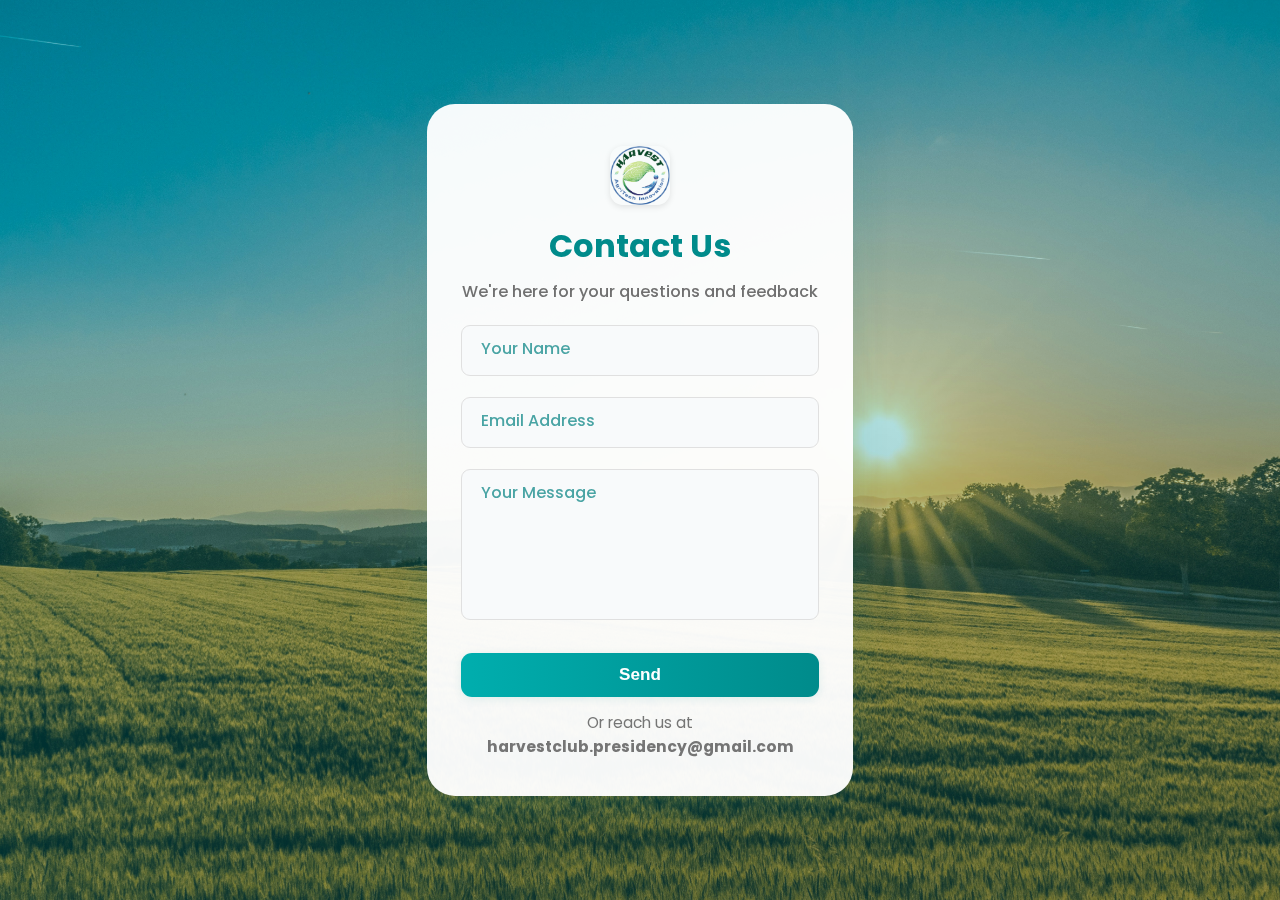
<file: pages/contact.html>
<!DOCTYPE html>
<html lang="en">
<head>
  <meta charset="UTF-8"/>
  <meta name="viewport" content="width=device-width, initial-scale=1.0"/>
  <title>Contact Harvest Club</title>
  <link rel="stylesheet" href="../assets/css/style.css"/>
  <link href="https://fonts.googleapis.com/css2?family=Poppins:wght@400;600&display=swap" rel="stylesheet">
  <style>
    body {
      min-height: 100vh;
      background: linear-gradient(135deg,#00AEAE 0%,#008B8B 100%);
      font-family: 'Poppins', sans-serif;
      display: flex;
      align-items: center;
      justify-content: center;
    }
    .contact-card {
      background: rgba(255,255,255,0.96);
      max-width: 426px;
      width: 95vw;
      border-radius: 28px;
      box-shadow: 0 8px 38px rgba(0,139,139,0.12);
      padding: 42px 34px 32px 34px;
      margin: 48px auto;
      animation: fadeInUp 1s cubic-bezier(.62,.28,.23,.99);
    }
    .contact-header {
      text-align: center;
      margin-bottom: 18px;
    }
    .contact-header img {
      width: 60px;
      margin-bottom: 7px;
      border-radius: 13px;
    }
    .contact-header h1 {
      font-size: 2rem;
      color: #008B8B;
      font-weight: 700;
      margin-bottom: 8px;
    }
    .contact-header .subtitle {
      color: #555;
      opacity: 0.83;
      font-size: 1.01rem;
      font-weight: 500;
    }
    .contact-form {
      display: flex;
      flex-direction: column;
      gap: 16px;
      margin-top: 12px;
    }
    .form-group {
      position: relative;
      margin-bottom: 3px;
    }
    .form-group label {
      position: absolute;
      top: 13px;
      left: 16px;
      color: #008080b4;
      font-size: 1rem;
      font-weight: 500;
      pointer-events: none;
      background: transparent;
      transition: 0.23s;
      padding: 0 4px;
    }
    .form-group input,
    .form-group textarea {
      width: 100%;
      padding: 12px 14px 12px 16px;
      font-size: 1rem;
      border-radius: 9px;
      border: 1.5px solid #e0e0e0;
      background: #f8fafb;
      transition: border-color 0.26s, background 0.19s;
      outline: none;
      margin-top: 2px;
      font-family: 'Poppins',sans-serif;
      resize: none;
    }
    .form-group input:focus,
    .form-group textarea:focus {
      border-color: #008B8B;
      background: #fff;
    }
    .form-group input:focus + label,
    .form-group input:not(:placeholder-shown) + label,
    .form-group textarea:focus + label,
    .form-group textarea:not(:placeholder-shown) + label {
      top: -13px;
      left: 10px;
      background: rgba(255,255,255,0.92);
      font-size: 0.93rem;
      color: #008B8B;
      padding: 0 3px;
    }
    .contact-btn {
      margin-top: 6px;
      padding: 12px 0;
      width: 100%;
      background: linear-gradient(90deg,#00AEAE,#008B8B);
      color: #fff;
      border: none;
      border-radius: 11px;
      font-size: 1.07rem;
      font-weight: 600;
      cursor: pointer;
      box-shadow: 0 2px 10px rgba(0,139,139,0.11);
      transition: background 0.28s, transform 0.16s;
      animation: bounceIn 0.85s 0.3s backwards;
    }
    .contact-btn:hover {
      background: linear-gradient(90deg,#008B8B,#00AEAE);
      transform: translateY(-2px) scale(1.025);
      box-shadow: 0 4px 14px rgba(0,139,139,0.16);
    }
    .contact-info {
      margin-top: 14px;
      margin-bottom: 4px;
      color: #555c;
      font-size: 0.97rem;
      text-align: center;
    }
    @keyframes fadeInUp {
      from {opacity:0; transform:translateY(54px);}
      to {opacity:1; transform:translateY(0);}
    }
    @keyframes bounceIn {
      0%{opacity:0; transform:scale(0.92);}
      60%{opacity:1; transform:scale(1.045);}
      100%{opacity:1; transform:scale(1);}
    }
    @media (max-width:530px) {
      .contact-card {padding: 20px 2vw 12px 2vw;}
      .contact-header img {width: 38px;}
      .contact-header h1 {font-size: 1.1rem;}
    }
  </style>
</head>
<body>
  <div class="contact-card">
    <div class="contact-header">
      <img src="../assets/images/harvest logo pn.png" alt="Harvest Logo"/>
      <h1>Contact Us</h1>
      <div class="subtitle">We're here for your questions and feedback</div>
    </div>
    <form
      class="contact-form"
      action="https://formspree.io/f/mwpbwzgp"
      method="POST"
      autocomplete="on"
    >
      <div class="form-group">
        <input type="text" id="name" name="Name" required placeholder=" " autocomplete="name"/>
        <label for="name">Your Name</label>
      </div>
      <div class="form-group">
        <input type="email" id="email" name="Email" required placeholder=" " autocomplete="email"/>
        <label for="email">Email Address</label>
      </div>
      <div class="form-group">
        <textarea id="message" name="Message" required placeholder=" " rows="5"></textarea>
        <label for="message">Your Message</label>
      </div>
      <button class="contact-btn" type="submit">Send</button>
    </form>
    <div class="contact-info">
      Or reach us at <b>harvestclub.presidency@gmail.com</b>
    </div>
  </div>
</body>
</html>
</file>
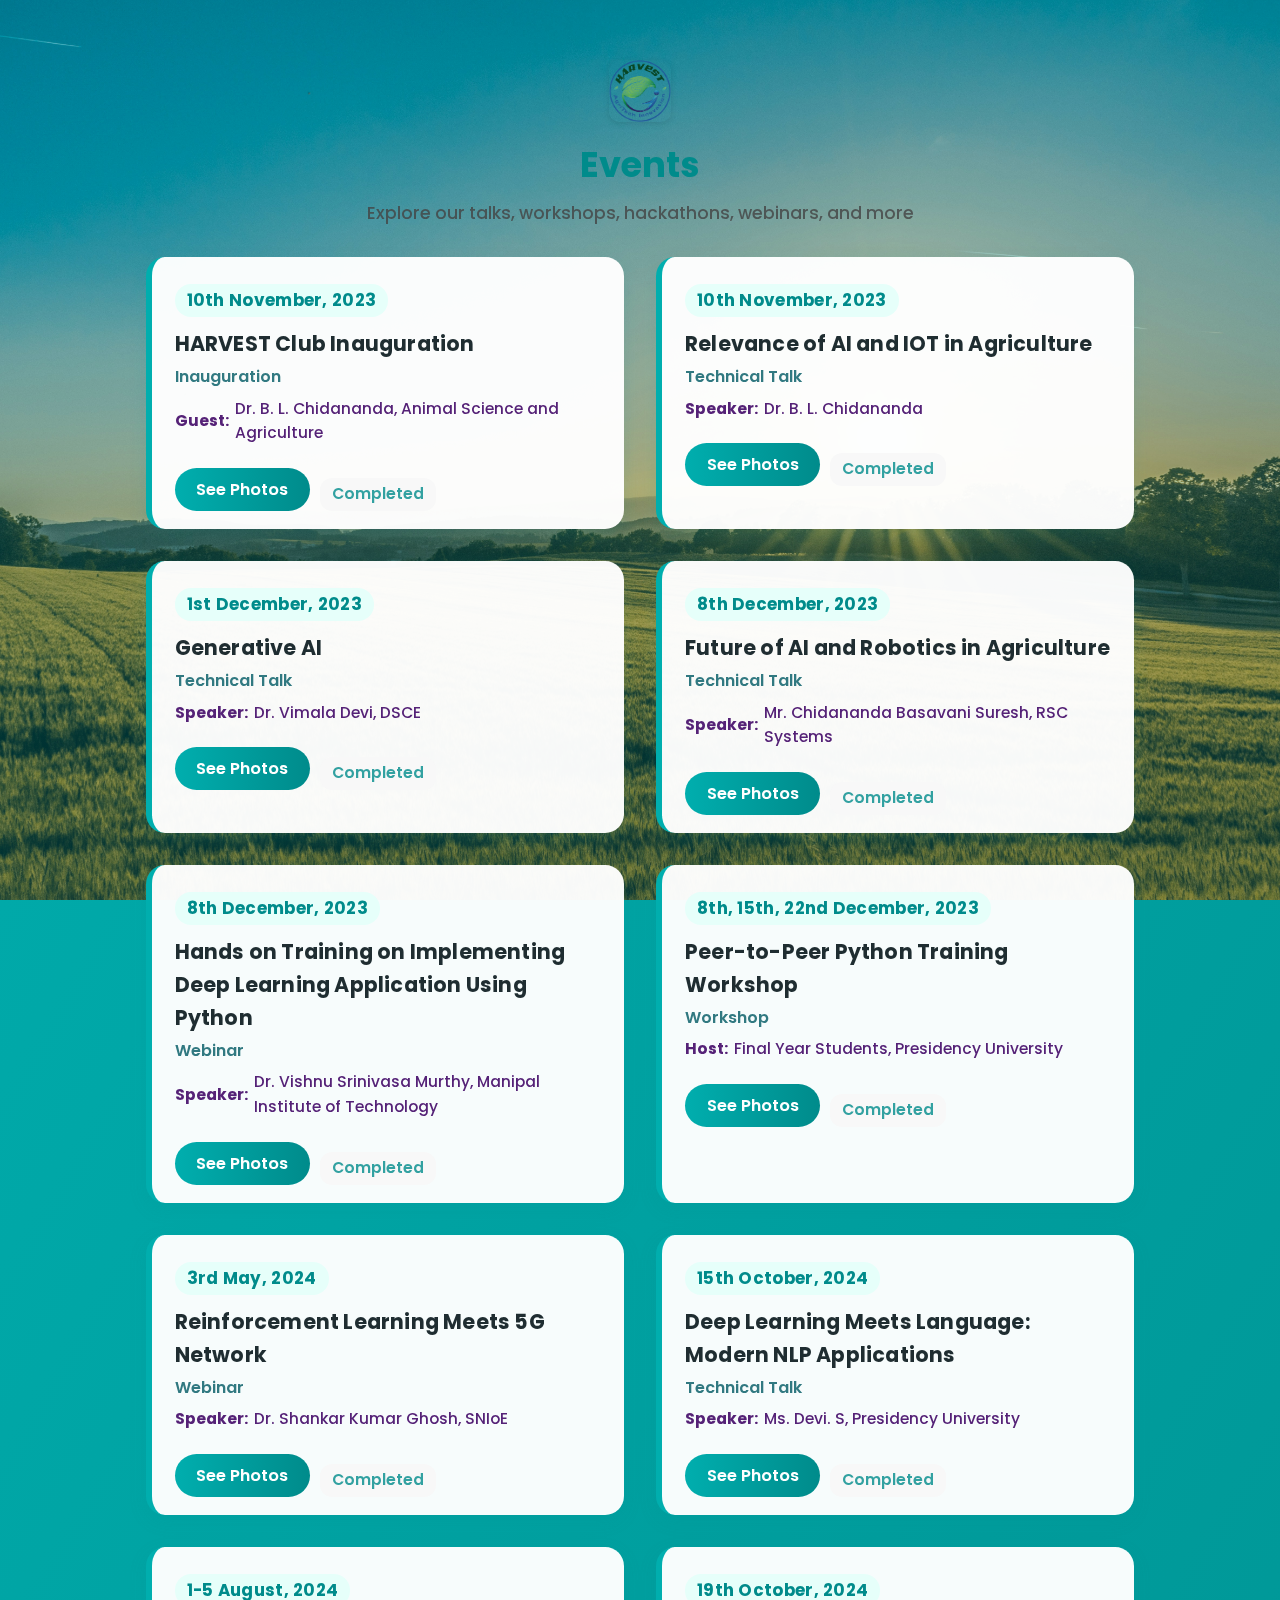
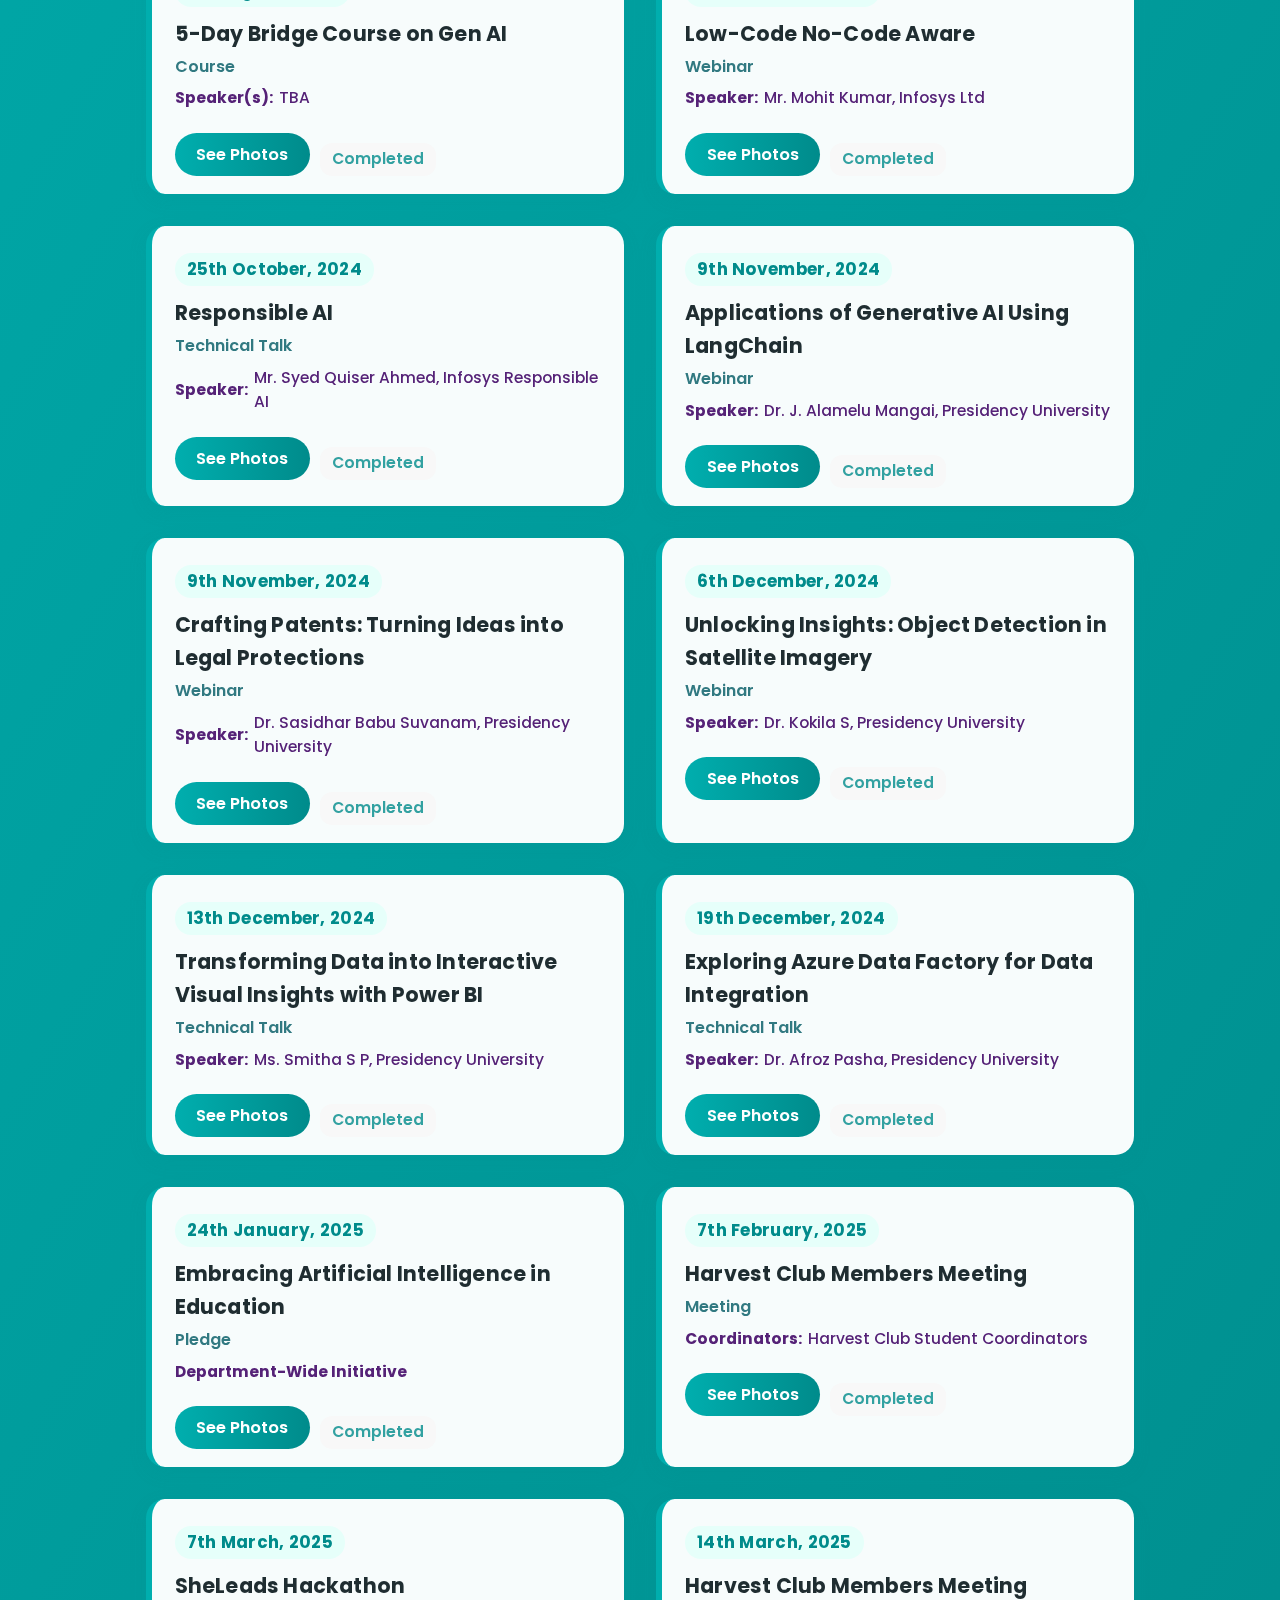
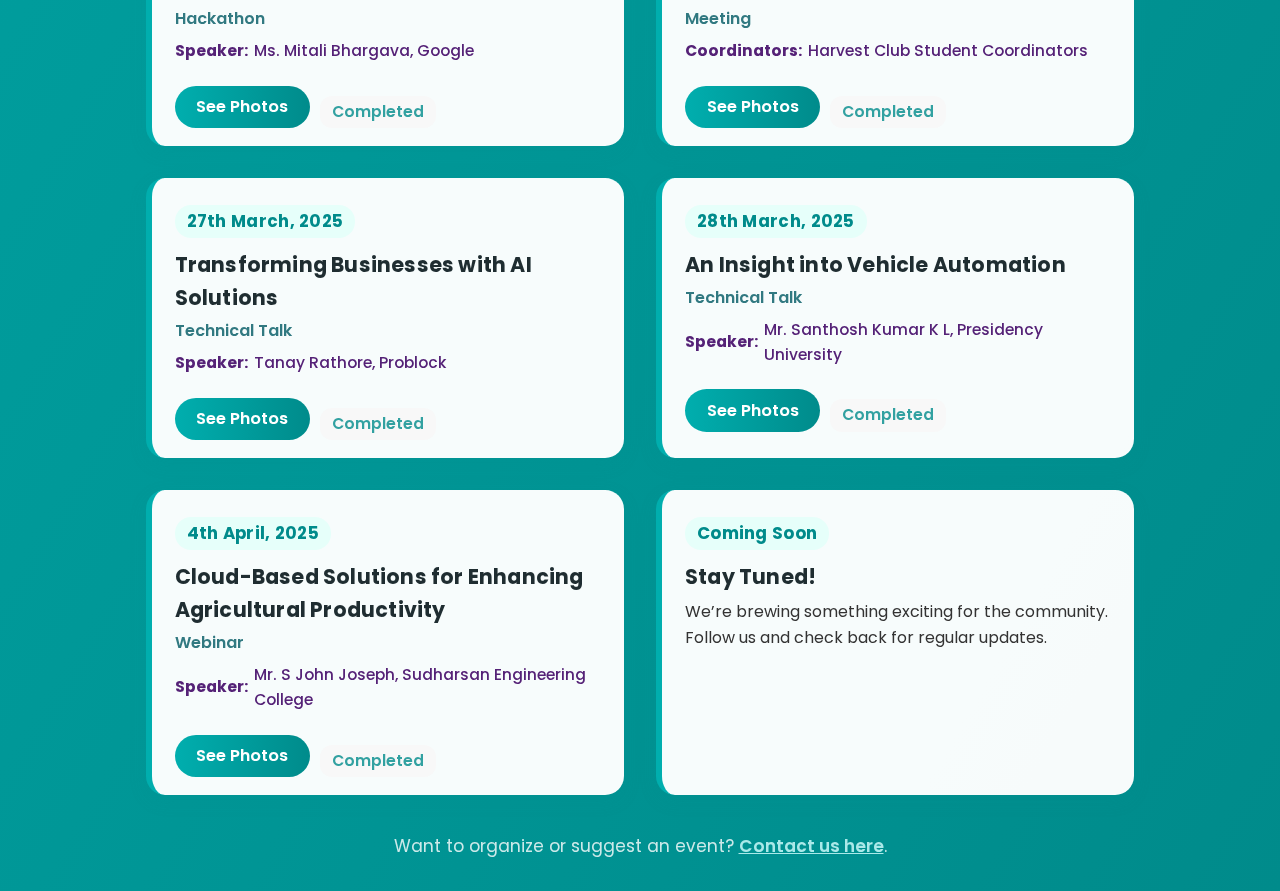
<file: pages/events.html>
<!DOCTYPE html>
<html lang="en">
<head>
  <meta charset="UTF-8"/>
  <meta name="viewport" content="width=device-width, initial-scale=1.0"/>
  <title>Harvest Club Events</title>
  <link rel="stylesheet" href="../assets/css/style.css"/>
  <link href="https://fonts.googleapis.com/css2?family=Poppins:wght@400;600&display=swap" rel="stylesheet">
  <style>
    body {
      background: linear-gradient(120deg, #00AEAE 0%, #008B8B 100%);
      font-family: 'Poppins', sans-serif;
      margin: 0;
      min-height: 100vh;
    }
    .events-header {
      text-align: center;
      margin: 60px 0 30px 0;
    }
    .events-header img {
      width: 62px;
      border-radius: 10px;
      margin-bottom: 8px;
    }
    .events-header h1 {
      font-size: 2.2rem;
      color: #008B8B;
      font-weight: 700;
      margin-bottom: 6px;
    }
    .events-header .subtitle {
      color: #444c;
      font-weight: 500;
      font-size: 1.08rem;
      margin-bottom: 18px;
    }
    .events-list {
      width: 100%;
      max-width: 1040px;
      margin: 0 auto 36px auto;
      display: grid;
      grid-template-columns: repeat(auto-fit, minmax(332px, 1fr));
      gap: 32px;
      padding: 0 2vw;
      animation: fadeIn 0.8s;
    }
    .event-card {
      background: rgba(255,255,255,0.97);
      border-radius: 1.18rem;
      box-shadow: 0 6px 18px #008B8B22;
      padding: 27px 23px 18px 23px;
      display: flex;
      flex-direction: column;
      align-items: flex-start;
      animation: fadeInUp 1.07s cubic-bezier(.55,.25,.20,1.00);
      border-left: 6px solid #00AEAE;
      position: relative;
      overflow: hidden;
      min-height: 185px;
    }
    .event-date {
      color: #008B8B;
      font-size: 1.05rem;
      font-weight: 700;
      background: #e6fffa;
      padding: 3px 12px;
      border-radius: 16px;
      margin-bottom: 10px;
      letter-spacing: 0.3px;
      min-width: 90px;
      display: inline-block;
    }
    .event-title {
      font-size: 1.29rem;
      font-weight: 700;
      margin-bottom: 6px;
      color: #1f2d31;
      letter-spacing: 0.2px;
    }
    .event-type {
      font-size: 1rem;
      color: #317981;
      font-weight: 600;
      margin-bottom: 7px;
      margin-top: -2px;
    }
    .event-speaker {
      font-size: 0.97rem;
      color: #527;
      margin-bottom: 9px;
      font-weight: 500;
      display: flex;
      align-items: center;
      gap: 6px;
    }
    .event-status {
      margin-top: auto;
      padding: 4px 12px;
      font-size: 0.97rem;
      border-radius: 12px;
      background: #f8f8f8;
      color: #008B8Bcc;
      font-weight: 600;
      display: inline-block;
    }
    .event-btns {
      margin-top: 13px;
      display: flex;
      gap: 10px;
    }
    .event-btn {
      padding: 0.53rem 1.35rem;
      background: linear-gradient(90deg,#00AEAE,#008B8B);
      color: #fff;
      border: none;
      border-radius: 1.4rem;
      font-weight: 600;
      font-size: 1.01rem;
      transition: background 0.22s, transform 0.14s;
      cursor: pointer;
      text-decoration: none;
    }
    .event-btn:hover {
      background: linear-gradient(90deg,#008B8B,#00AEAE);
      transform: translateY(-2px) scale(1.03);
    }
    @keyframes fadeInUp {
      from {opacity:0; transform:translateY(48px);}
      to {opacity:1; transform:translateY(0);}
    }
    @keyframes fadeIn {
      from {opacity: 0;}
      to {opacity: 1;}
    }
    @media (max-width: 600px) {
      .events-list { gap: 12px; }
      .event-card { padding: 12px 7px 14px 14px; }
      .events-header h1 { font-size: 1.2rem;}
      .events-header img { width: 36px;}
    }
  </style>
</head>
<body>
  <div class="events-header">
    <img src="../assets/images/harvest logo pn.png" alt="Harvest Logo"/>
    <h1>Events</h1>
    <div class="subtitle">Explore our talks, workshops, hackathons, webinars, and more</div>
  </div>
  <div class="events-list">
    <!-- Begin Event Cards -->
    <div class="event-card">
      <div class="event-date">10th November, 2023</div>
      <div class="event-title">HARVEST Club Inauguration</div>
      <div class="event-type">Inauguration</div>
      <div class="event-speaker"><b>Guest:</b> Dr. B. L. Chidananda, Animal Science and Agriculture</div>
      <div class="event-btns">
        <a href="gallery.html" class="event-btn">See Photos</a>
        <span class="event-status">Completed</span>
      </div>
    </div>

    <div class="event-card">
      <div class="event-date">10th November, 2023</div>
      <div class="event-title">Relevance of AI and IOT in Agriculture</div>
      <div class="event-type">Technical Talk</div>
      <div class="event-speaker"><b>Speaker:</b> Dr. B. L. Chidananda</div>
      <div class="event-btns">
        <a href="gallery.html" class="event-btn">See Photos</a>
        <span class="event-status">Completed</span>
      </div>
    </div>

    <div class="event-card">
      <div class="event-date">1st December, 2023</div>
      <div class="event-title">Generative AI</div>
      <div class="event-type">Technical Talk</div>
      <div class="event-speaker"><b>Speaker:</b> Dr. Vimala Devi, DSCE</div>
      <div class="event-btns">
        <a href="gallery.html" class="event-btn">See Photos</a>
        <span class="event-status">Completed</span>
      </div>
    </div>

    <div class="event-card">
      <div class="event-date">8th December, 2023</div>
      <div class="event-title">Future of AI and Robotics in Agriculture</div>
      <div class="event-type">Technical Talk</div>
      <div class="event-speaker"><b>Speaker:</b> Mr. Chidananda Basavani Suresh, RSC Systems</div>
      <div class="event-btns">
        <a href="gallery.html" class="event-btn">See Photos</a>
        <span class="event-status">Completed</span>
      </div>
    </div>

    <div class="event-card">
      <div class="event-date">8th December, 2023</div>
      <div class="event-title">Hands on Training on Implementing Deep Learning Application Using Python</div>
      <div class="event-type">Webinar</div>
      <div class="event-speaker"><b>Speaker:</b> Dr. Vishnu Srinivasa Murthy, Manipal Institute of Technology</div>
      <div class="event-btns">
        <a href="gallery.html" class="event-btn">See Photos</a>
        <span class="event-status">Completed</span>
      </div>
    </div>

    <div class="event-card">
      <div class="event-date">8th, 15th, 22nd December, 2023</div>
      <div class="event-title">Peer-to-Peer Python Training Workshop</div>
      <div class="event-type">Workshop</div>
      <div class="event-speaker"><b>Host:</b> Final Year Students, Presidency University</div>
      <div class="event-btns">
        <a href="gallery.html" class="event-btn">See Photos</a>
        <span class="event-status">Completed</span>
      </div>
    </div>

    <div class="event-card">
      <div class="event-date">3rd May, 2024</div>
      <div class="event-title">Reinforcement Learning Meets 5G Network</div>
      <div class="event-type">Webinar</div>
      <div class="event-speaker"><b>Speaker:</b> Dr. Shankar Kumar Ghosh, SNIoE</div>
      <div class="event-btns">
        <a href="gallery.html" class="event-btn">See Photos</a>
        <span class="event-status">Completed</span>
      </div>
    </div>

    <div class="event-card">
      <div class="event-date">15th October, 2024</div>
      <div class="event-title">Deep Learning Meets Language: Modern NLP Applications</div>
      <div class="event-type">Technical Talk</div>
      <div class="event-speaker"><b>Speaker:</b> Ms. Devi. S, Presidency University</div>
      <div class="event-btns">
        <a href="gallery.html" class="event-btn">See Photos</a>
        <span class="event-status">Completed</span>
      </div>
    </div>

    <div class="event-card">
      <div class="event-date">1-5 August, 2024</div>
      <div class="event-title">5-Day Bridge Course on Gen AI</div>
      <div class="event-type">Course</div>
      <div class="event-speaker"><b>Speaker(s):</b> TBA</div>
      <div class="event-btns">
        <a href="gallery.html" class="event-btn">See Photos</a>
        <span class="event-status">Completed</span>
      </div>
    </div>

    <div class="event-card">
      <div class="event-date">19th October, 2024</div>
      <div class="event-title">Low-Code No-Code Aware</div>
      <div class="event-type">Webinar</div>
      <div class="event-speaker"><b>Speaker:</b> Mr. Mohit Kumar, Infosys Ltd</div>
      <div class="event-btns">
        <a href="gallery.html" class="event-btn">See Photos</a>
        <span class="event-status">Completed</span>
      </div>
    </div>

    <div class="event-card">
      <div class="event-date">25th October, 2024</div>
      <div class="event-title">Responsible AI</div>
      <div class="event-type">Technical Talk</div>
      <div class="event-speaker"><b>Speaker:</b> Mr. Syed Quiser Ahmed, Infosys Responsible AI</div>
      <div class="event-btns">
        <a href="gallery.html" class="event-btn">See Photos</a>
        <span class="event-status">Completed</span>
      </div>
    </div>

    <div class="event-card">
      <div class="event-date">9th November, 2024</div>
      <div class="event-title">Applications of Generative AI Using LangChain</div>
      <div class="event-type">Webinar</div>
      <div class="event-speaker"><b>Speaker:</b> Dr. J. Alamelu Mangai, Presidency University</div>
      <div class="event-btns">
        <a href="gallery.html" class="event-btn">See Photos</a>
        <span class="event-status">Completed</span>
      </div>
    </div>

    <div class="event-card">
      <div class="event-date">9th November, 2024</div>
      <div class="event-title">Crafting Patents: Turning Ideas into Legal Protections</div>
      <div class="event-type">Webinar</div>
      <div class="event-speaker"><b>Speaker:</b> Dr. Sasidhar Babu Suvanam, Presidency University</div>
      <div class="event-btns">
        <a href="gallery.html" class="event-btn">See Photos</a>
        <span class="event-status">Completed</span>
      </div>
    </div>

    <div class="event-card">
      <div class="event-date">6th December, 2024</div>
      <div class="event-title">Unlocking Insights: Object Detection in Satellite Imagery</div>
      <div class="event-type">Webinar</div>
      <div class="event-speaker"><b>Speaker:</b> Dr. Kokila S, Presidency University</div>
      <div class="event-btns">
        <a href="gallery.html" class="event-btn">See Photos</a>
        <span class="event-status">Completed</span>
      </div>
    </div>

    <div class="event-card">
      <div class="event-date">13th December, 2024</div>
      <div class="event-title">Transforming Data into Interactive Visual Insights with Power BI</div>
      <div class="event-type">Technical Talk</div>
      <div class="event-speaker"><b>Speaker:</b> Ms. Smitha S P, Presidency University</div>
      <div class="event-btns">
        <a href="gallery.html" class="event-btn">See Photos</a>
        <span class="event-status">Completed</span>
      </div>
    </div>

    <div class="event-card">
      <div class="event-date">19th December, 2024</div>
      <div class="event-title">Exploring Azure Data Factory for Data Integration</div>
      <div class="event-type">Technical Talk</div>
      <div class="event-speaker"><b>Speaker:</b> Dr. Afroz Pasha, Presidency University</div>
      <div class="event-btns">
        <a href="gallery.html" class="event-btn">See Photos</a>
        <span class="event-status">Completed</span>
      </div>
    </div>

    <div class="event-card">
      <div class="event-date">24th January, 2025</div>
      <div class="event-title">Embracing Artificial Intelligence in Education</div>
      <div class="event-type">Pledge</div>
      <div class="event-speaker"><b>Department-Wide Initiative</b></div>
      <div class="event-btns">
        <a href="gallery.html" class="event-btn">See Photos</a>
        <span class="event-status">Completed</span>
      </div>
    </div>

    <div class="event-card">
      <div class="event-date">7th February, 2025</div>
      <div class="event-title">Harvest Club Members Meeting</div>
      <div class="event-type">Meeting</div>
      <div class="event-speaker"><b>Coordinators:</b> Harvest Club Student Coordinators</div>
      <div class="event-btns">
        <a href="gallery.html" class="event-btn">See Photos</a>
        <span class="event-status">Completed</span>
      </div>
    </div>

    <div class="event-card">
      <div class="event-date">7th March, 2025</div>
      <div class="event-title">SheLeads Hackathon</div>
      <div class="event-type">Hackathon</div>
      <div class="event-speaker"><b>Speaker:</b> Ms. Mitali Bhargava, Google</div>
      <div class="event-btns">
        <a href="gallery.html" class="event-btn">See Photos</a>
        <span class="event-status">Completed</span>
      </div>
    </div>

    <div class="event-card">
      <div class="event-date">14th March, 2025</div>
      <div class="event-title">Harvest Club Members Meeting</div>
      <div class="event-type">Meeting</div>
      <div class="event-speaker"><b>Coordinators:</b> Harvest Club Student Coordinators</div>
      <div class="event-btns">
        <a href="gallery.html" class="event-btn">See Photos</a>
        <span class="event-status">Completed</span>
      </div>
    </div>

    <div class="event-card">
      <div class="event-date">27th March, 2025</div>
      <div class="event-title">Transforming Businesses with AI Solutions</div>
      <div class="event-type">Technical Talk</div>
      <div class="event-speaker"><b>Speaker:</b> Tanay Rathore, Problock</div>
      <div class="event-btns">
        <a href="gallery.html" class="event-btn">See Photos</a>
        <span class="event-status">Completed</span>
      </div>
    </div>

    <div class="event-card">
      <div class="event-date">28th March, 2025</div>
      <div class="event-title">An Insight into Vehicle Automation</div>
      <div class="event-type">Technical Talk</div>
      <div class="event-speaker"><b>Speaker:</b> Mr. Santhosh Kumar K L, Presidency University</div>
      <div class="event-btns">
        <a href="gallery.html" class="event-btn">See Photos</a>
        <span class="event-status">Completed</span>
      </div>
    </div>

    <div class="event-card">
      <div class="event-date">4th April, 2025</div>
      <div class="event-title">Cloud-Based Solutions for Enhancing Agricultural Productivity</div>
      <div class="event-type">Webinar</div>
      <div class="event-speaker"><b>Speaker:</b> Mr. S John Joseph, Sudharsan Engineering College</div>
      <div class="event-btns">
        <a href="gallery.html" class="event-btn">See Photos</a>
        <span class="event-status">Completed</span>
      </div>
    </div>

    <div class="event-card">
      <div class="event-date">Coming Soon</div>
      <div class="event-title">Stay Tuned!</div>
      <div class="event-desc">
        We’re brewing something exciting for the community. Follow us and check back for regular updates.
      </div>
    </div>
    <!-- End Event Cards -->
  </div>
  <div class="events-header" style="margin-top:38px;">
    <div style="font-size:1.07rem; color:#ffffffcc; margin:18px auto 0 auto;">
      Want to organize or suggest an event? <a href="contact.html" style="color:#aae9e9; font-weight:600; text-decoration:underline;">Contact us here</a>.
    </div>
  </div>
</body>
</html>
</file>
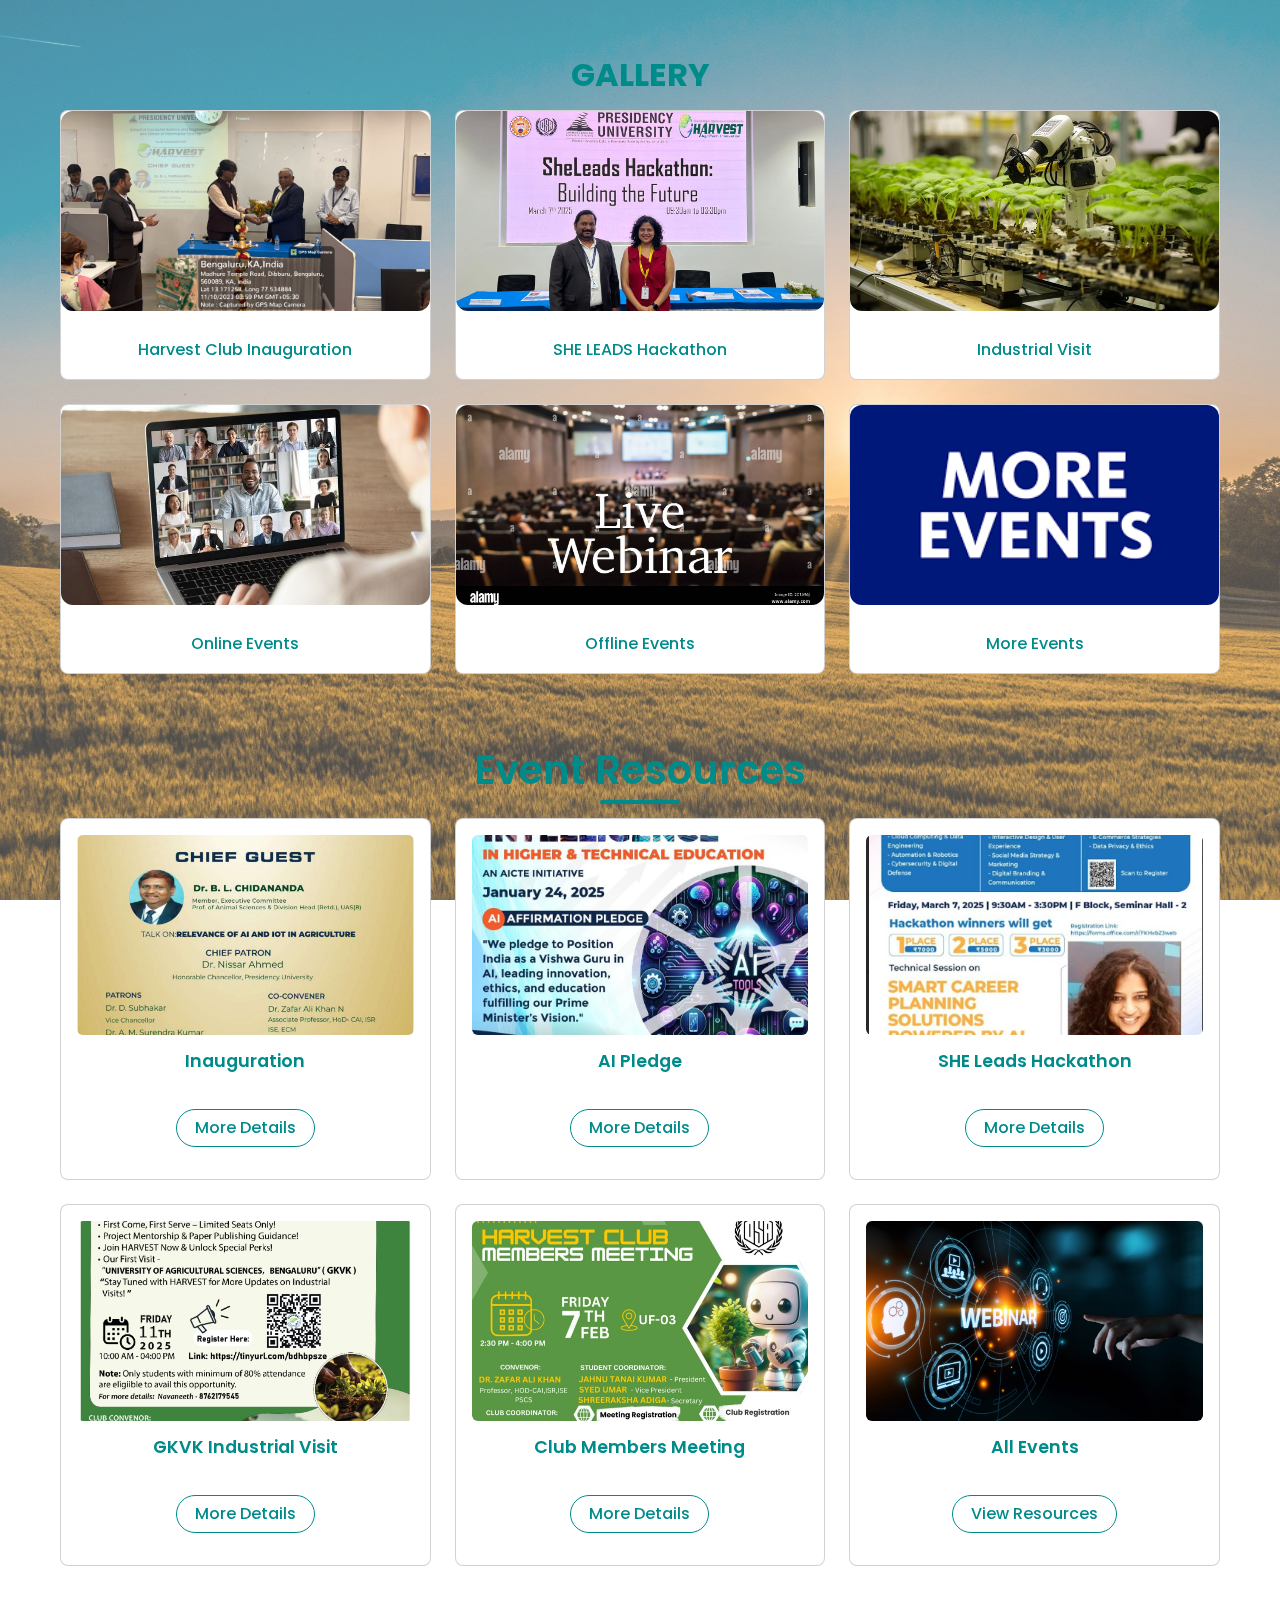
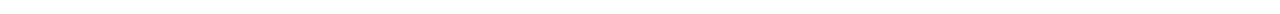
<file: pages/gallery.html>
<!DOCTYPE html>
<html lang="en">
<head>
  <meta charset="UTF-8" />
  <meta name="viewport" content="width=device-width, initial-scale=1" />
  <title>Gallery | Harvest Club</title>
  <link href="https://cdn.jsdelivr.net/npm/bootstrap@5.3.0/dist/css/bootstrap.min.css" rel="stylesheet">
  <link href="https://fonts.googleapis.com/css2?family=Poppins&display=swap" rel="stylesheet">
  <link rel="stylesheet" href="../assets/css/style.css">
</head>
<body>
<div class="container py-4">
  <h2 class="gallery-title">GALLERY</h2>
  <div id="category-section" class="row row-cols-1 row-cols-sm-2 row-cols-md-3 g-4">
    <div class="col"><div class="card" onclick="showGallery('inauguration')"><img src="../assets/images/inauguration_images/inauguration.JPG" class="card-img-top" alt="Inauguration"><div class="card-body"><p class="card-text">Harvest Club Inauguration</p></div></div></div>
    <div class="col"><div class="card" onclick="showGallery('sheleads')"><img src="../assets/images/hackathon_images/sheleads.jpg" class="card-img-top" alt="SHE LEADS"><div class="card-body"><p class="card-text">SHE LEADS Hackathon</p></div></div></div>
    <div class="col"><div class="card" onclick="showGallery('industrial')"><img src="../assets/images/iv2.jpg" class="card-img-top" alt="industrail visit"><div class="card-body"><p class="card-text">Industrial Visit</p></div></div></div>
    <div class="col"><div class="card" onclick="showGallery('online')"><img src="../assets/images/onlineevent.jpg" class="card-img-top" alt="Online Events"><div class="card-body"><p class="card-text">Online Events</p></div></div></div>
    <div class="col"><div class="card" onclick="showGallery('offline')"><img src="../assets/images/offline.jpg" class="card-img-top" alt="Offline Events"><div class="card-body"><p class="card-text">Offline Events</p></div></div></div>
    <div class="col"><div class="card" onclick="showGallery('more')"><img src="../assets/images/moreevents.png" class="card-img-top" alt="More Events"><div class="card-body"><p class="card-text">More Events</p></div></div></div>
  </div>
  <div id="inauguration-gallery" class="hidden">
    <p class="back-button" onclick="goBackGallery()">← Back to Categories</p>
    <h2 class="gallery-title">Harvest Club Inauguration</h2>
    <div class="row row-cols-1 row-cols-sm-2 row-cols-md-3 g-4">
      <div class="col"><div class="card"><img src="../assets/images/inauguration_images/Welcomecermony.png" class="card-img-top"><div class="card-body"><p class="card-text">Welcome Ceremony</p></div></div></div>
      <div class="col"><div class="card"><img src="../assets/images/inauguration_images/Guest Speech.png" class="card-img-top"><div class="card-body"><p class="card-text">Guest Speech</p></div></div></div>
      <div class="col"><div class="card"><img src="../assets/images/inauguration_images/ing3.JPG" class="card-img-top"><div class="card-body"><p class="card-text">Lamp Lighting</p></div></div></div>
      <div class="col"><div class="card"><img src="../assets/images/inauguration_images/COnvenorSpeech.png" class="card-img-top"><div class="card-body"><p class="card-text">Club Convenor Speech</p></div></div></div>
      <div class="col"><div class="card"><img src="../assets/images/inauguration_images/ing6.JPG" class="card-img-top"><div class="card-body"><p class="card-text">Audience View</p></div></div></div>
    </div>
  </div>
  <div id="sheleads-gallery" class="hidden">
    <p class="back-button" onclick="goBackGallery()">← Back to Categories</p>
    <h2 class="gallery-title">SHE LEADS Hackathon</h2>
    <div class="row row-cols-1 row-cols-sm-2 row-cols-md-3 g-4">
      <div class="col"><div class="card"><img src="../assets/images/hackathon_images/ideas_in_action.png" class="card-img-top"><div class="card-body"><p class="card-text">Ideas In Action</p></div></div></div>
      <div class="col"><div class="card"><img src="../assets/images/hackathon_images/lamplihting.png" class="card-img-top"><div class="card-body"><p class="card-text">Lamp Lighting</p></div></div></div>
      <div class="col"><div class="card"><img src="../assets/images/hackathon_images/pillars_of_support.png" class="card-img-top"><div class="card-body"><p class="card-text">Pillar Of Support</p></div></div></div>
      <div class="col"><div class="card"><img src="../assets/images/hackathon_images/together_we_lead.png" class="card-img-top"><div class="card-body"><p class="card-text">Together We Lead</p></div></div></div>
      <div class="col"><div class="card"><img src="../assets/images/hackathon_images/path_way_to_purpose.png" class="card-img-top"><div class="card-body"><p class="card-text">Path Way to Purpose</p></div></div></div>
      <div class="col"><div class="card"><img src="../assets/images/hackathon_images/engaged_minds.png" class="card-img-top"><div class="card-body"><p class="card-text">Engaged Minds</p></div></div></div>
    </div>
  </div>
  <!-- INDUSTRIAL VISIT GALLERY -->
<div id="industrial-gallery" class="hidden">
  <p class="back-button" onclick="goBackGallery()">← Back to Categories</p>
  <h2 class="gallery-title">Industrial Visit</h2>
  <div class="row row-cols-1 row-cols-sm-2 row-cols-md-3 g-4">
    <div class="col"><div class="card"><img src="../assets/images/industrial_visit_images/group_photo.jpg" class="card-img-top"><div class="card-body"><p class="card-text">Harvest Team</p></div></div></div>
    <div class="col"><div class="card"><img src="../assets/images/industrial_visit_images/talkon_agriculture.JPG" class="card-img-top"><div class="card-body"><p class="card-text">Talk on Agriculture</p></div></div></div>
    <div class="col"><div class="card"><img src="../assets/images/industrial_visit_images/rock_identification.png" class="card-img-top"><div class="card-body"><p class="card-text">Rock Identification</p></div></div></div>
    <div class="col"><div class="card"><img src="../assets/images/industrial_visit_images/ayurvedic_plants.jpg" class="card-img-top"><div class="card-body"><p class="card-text">Ayurvedic Plants</p></div></div></div>
    <div class="col"><div class="card"><img src="../assets/images/industrial_visit_images/dizitization.JPG" class="card-img-top"><div class="card-body"><p class="card-text">Drip Irrigation</p></div></div></div>
    <div class="col"><div class="card"><img src="../assets/images/industrial_visit_images/drip.JPG" class="card-img-top"><div class="card-body"><p class="card-text">Moisture Check</p></div></div></div>
    <div class="col"><div class="card"><img src="../assets/images/industrial_visit_images/group_photo_gkvk.png" class="card-img-top"><div class="card-body"><p class="card-text">Group Photo at GKVK</p></div></div></div>
    <div class="col"><div class="card"><img src="../assets/images/industrial_visit_images/talkon_agriculture_automation.png" class="card-img-top"><div class="card-body"><p class="card-text">Agri Automation</p></div></div></div>
  </div>
</div>
  <div id="online-gallery" class="hidden">
    <p class="back-button" onclick="goBackGallery()">← Back to Categories</p>
    <h2 class="gallery-title">Online Events</h2>
    <div class="row row-cols-1 row-cols-sm-2 row-cols-md-3 g-4">
      <div class="col"><div class="card"><img src="../assets/images/events_images/techniques for object in satellite imagery_online.png" class="card-img-top"><div class="card-body"><p class="card-text">Techniques for object in satellite imagery</p></div></div></div>
      <div class="col"><div class="card"><img src="../assets/images/events_images/reinforcement lerning meeting 5g network_online.jpg" class="card-img-top"><div class="card-body"><p class="card-text">Reinforcement lerning meeting 5g network</p></div></div></div>
      <div class="col"><div class="card"><img src="../assets/images/events_images/clod based solution for enhancing agricultural activity_online.PNG" class="card-img-top"><div class="card-body"><p class="card-text">Clod based solution for enhancing agricultural activity</p></div></div></div>
    </div>
  </div>
  <div id="offline-gallery" class="hidden">
    <p class="back-button" onclick="goBackGallery()">← Back to Categories</p>
    <h2 class="gallery-title">Offline Events</h2>
    <div class="row row-cols-1 row-cols-sm-2 row-cols-md-3 g-4">
       <div class="col"><div class="card"><img src="../assets/images/events_images/responsible ai_photo.jpg" class="card-img-top"><div class="card-body"><p class="card-text">Responsible AI</p></div></div></div>
      <div class="col"><div class="card"><img src="../assets/images/events_images/tranforming businesses with cutting-edge ai solutions from generative ai to intellegent automation_photo.JPG" class="card-img-top"><div class="card-body"><p class="card-text">Tranforming businesses with cutting-edge ai solutions from generative ai to intellegent automation</p></div></div></div>
       <div class="col"><div class="card"><img src="../assets/images/events_images/an insight into vehicle automation _photo.jpg" class="card-img-top"><div class="card-body"><p class="card-text">An insight into vehicle automation</p></div></div></div>
    </div> 
  </div>
  </div>
  <div id="more-gallery" class="hidden">
    <p class="back-button" onclick="goBackGallery()">← Back to Categories</p>
    <h2 class="gallery-title">More Events</h2>
    <div class="row row-cols-1 row-cols-sm-2 row-cols-md-3 g-4">
       <div class="col"><div class="card"><img src="../assets/images/Team_meet.jpg" class="card-img-top"><div class="card-body"><p class="card-text">Team Meet UP</p></div></div></div>
      <div class="col"><div class="card"><img src="../assets/images/Pledge.jpg" class="card-img-top"><div class="card-body"><p class="card-text">AI pledge</p></div></div></div>
    </div>
  </div>
</div>
<!--RESOURCES-->
<!-- Harvest Club Resources Page - Follows UI/UX Theme Guide -->
<div class="container my-5">
<h2 class="text-center mb-4 section-title">Event Resources</h2>
  <div id="resources-section" class="row row-cols-1 row-cols-md-3 g-4">
    <!-- Inauguration Card -->
    <div class="col">
      <div class="card h-100 text-center p-3">
        <img src="../assets/images/resources/offline_posters/inauguration_poster (2).jpg" class="card-img-top rounded" alt="Inauguration Poster">
        <div class="card-body">
          <h5 class="card-title">Inauguration</h5>
          <button class="btn btn-outline-primary" onclick="showResource('inauguration-details')">More Details</button>
        </div>
      </div>
    </div>
    <!-- AI Pledge Card -->
    <div class="col">
      <div class="card h-100 text-center p-3">
        <img src="../assets/images/resources/offline_posters/AI PLEDGE.jpg" class="card-img-top rounded" alt="AI Pledge Poster">
        <div class="card-body">
          <h5 class="card-title">AI Pledge</h5>
          <button class="btn btn-outline-primary" onclick="showResource('aipledge-details')">More Details</button>
        </div>
      </div>
    </div>
    <!-- She Leads Hackathon Card -->
    <div class="col">
      <div class="card h-100 text-center p-3">
        <img src="../assets/images/resources/offline_posters/she_leads_poster.png" class="card-img-top rounded" alt="She Leads Poster">
        <div class="card-body">
          <h5 class="card-title">SHE Leads Hackathon</h5>
          <button class="btn btn-outline-primary" onclick="showResource('hackathon-details')">More Details</button>
        </div>
      </div>
    </div>
    <!-- GKVK Visit Card -->
    <div class="col">
      <div class="card h-100 text-center p-3">
        <img src="../assets/images/resources/offline_posters/gkvk poster .jpg" class="card-img-top rounded" alt="GKVK Poster">
        <div class="card-body">
          <h5 class="card-title">GKVK Industrial Visit</h5>
          <button class="btn btn-outline-primary" onclick="showResource('gkvk-details')">More Details</button>
        </div>
      </div>
    </div>
    <!-- Club Members Meeting Card -->
    <div class="col">
      <div class="card h-100 text-center p-3">
        <img src="../assets/images/resources/offline_posters/harvest club members meeting.jpg" class="card-img-top rounded" alt="Club Meeting Poster">
        <div class="card-body">
          <h5 class="card-title">Club Members Meeting</h5>
          <button class="btn btn-outline-primary" onclick="showResource('meeting-details')">More Details</button>
        </div>
      </div>
    </div>
     <!-- ALL events card-->
    <div class="col">
      <div class="card h-100 text-center p-3">
        <img src="../assets/images/webinar.jpg" class="card-img-top rounded" alt="">
        <div class="card-body">
          <h5 class="card-title">All Events </h5>
          <button class="btn btn-outline-primary" onclick="showResource('event-details')">View Resources</button>
        </div>
      </div>
    </div>
    </div> 
  <!-- Detail Sections -->
  <div id="inauguration-details" class="detail-section hidden">
    <button class="btn btn-light mb-3" onclick="goBackToResources()">← Back to Resources</button>
    <h4>Club Inauguration</h4>
    <p>The club inauguration was conducted with enthusiastic participation, aiming to ignite curiosity and collaboration among students. The event began with a warm welcome address and inspiring speeches from distinguished guests and faculty members. Student leaders shared their vision and goals for the club, encouraging active involvement from peers. Various activities and interactive sessions helped create a vibrant and inclusive atmosphere. The event marked the beginning of a promising journey focused on innovation, teamwork, and shared learning.</p>
    <iframe src="../assets/images/resources/inauguration_poster (2).pdf" height="600px"></iframe>
  </div>
  <div id="aipledge-details" class="detail-section hidden">
    <button class="btn btn-light mb-3" onclick="goBackToResources()">← Back to Resources</button>
    <h4>AI Pledge</h4>
    <p>The AI Affirmation Pledge is an initiative by AICTE aimed at fostering a sense of ethical responsibility in AI development among students. It supports India's mission to lead in AI innovation and education through values-driven learning. Students pledged to uphold fairness, accountability, and transparency while working with AI. The initiative also emphasizes the societal impact of AI and the importance of inclusive technologies. It encourages youth to contribute positively to the future of AI in India.</p>
    <iframe src="../assets/images/resources/AI PLEDGE.pdf" height="600px"></iframe>
  </div>
  <div id="hackathon-details" class="detail-section hidden">
    <button class="btn btn-light mb-3" onclick="goBackToResources()">← Back to Resources</button>
    <h4>She Leads Hackathon</h4>
    <p>The She Leads Hackathon was a dynamic event dedicated to celebrating women in technology and promoting gender inclusivity in innovation. Participants worked in teams to solve real-world problems using technology, guided by experienced mentors. The hackathon fostered collaboration, creativity, and critical thinking. Final projects were showcased at a closing ceremony, where the most innovative solutions were recognized and rewarded. The event also served as a platform to inspire young women to pursue careers in STEM fields.</p>
    <iframe src="../assets/images/resources/she_leads.pdf" height="600px"></iframe>
  </div>
  <div id="gkvk-details" class="detail-section hidden">
    <button class="btn btn-light mb-3" onclick="goBackToResources()">← Back to Resources</button>
    <h4>Industrial Visit to GKVK</h4>
    <p>The educational visit to the University of Agricultural Sciences, Bengaluru (GKVK), gave students valuable exposure to modern agricultural technologies and research. They observed sustainable farming practices and engaged with experts in agricultural science. The tour included demonstrations of equipment, bio-labs, and model farms. Students gained insights into ongoing innovations aimed at enhancing food security and environmental stewardship. This experience helped bridge the gap between theoretical knowledge and practical applications in agriculture.</p>
    <iframe src="../assets/images/resources/gkvk poster .pdf" height="600px"></iframe>
  </div>
  <div id="meeting-details" class="detail-section hidden">
    <button class="btn btn-light mb-3" onclick="goBackToResources()">← Back to Resources</button>
    <h4>Club Members Meeting</h4>
<p>Regular club meetings are organized to assess the progress of ongoing projects and set objectives for upcoming initiatives. These sessions encourage open discussion, allowing members to present ideas and collaborate on planning. Key agenda items include event coordination, workshop proposals, and skill-development activities. The meetings foster leadership, communication, and teamwork among students. During one such session, a recruitment drive was held to induct new members committed to the club’s goals and values.</p>
    <iframe src="../assets/images/resources/harvest club members meeting_poster.pdf" height="600px"></iframe>
  </div>
  <div id="event-details" class="detail-section hidden">
  <button class="btn btn-light mb-3" onclick="goBackToResources()">← Back to Resources</button>
  <h4 class="text-white fw-bold mb-4">Event Resources</h4>
  <div class="row row-cols-1 row-cols-md-3 g-4"> 
    <!-- Card 1 -->
    <div class="col">
      <div class="card h-100 text-center">
        <img src="../assets/images/resources/online_posters/application of generative ai using langchain.jpg" class="card-img-top" alt="Langchain">
        <div class="card-body">
          <h5 class="card-title">Generative AI using Langchain</h5>
        </div>
        <div class="card-footer">
          <a href="../assets/images/resources/online_posters/application of generative ai using langchain.jpg" class="btn btn-outline-primary btn-sm" target="_blank">View Poster</a>
        </div>
      </div>
    </div>
    <!-- Card 2 -->
    <div class="col">
      <div class="card h-100 text-center">
        <img src="../assets/images/resources/online_posters/clod based solution for enhancing agricultural activity.png" class="card-img-top" alt="Agri Tech">
        <div class="card-body">
          <h5 class="card-title">Cloud Solution for Agricultural Activity</h5>
        </div>
        <div class="card-footer">
          <a href="../assets/images/resources/online_posters/clod based solution for enhancing agricultural activity.png" class="btn btn-outline-primary btn-sm" target="_blank">View Poster</a>
        </div>
      </div>
    </div>
    <!-- Card 3 -->
    <div class="col">
      <div class="card h-100 text-center">
        <img src="../assets/images/resources/online_posters/crafting patents.jpg" class="card-img-top" alt="GKVK">
        <div class="card-body">
          <h5 class="card-title">Crafting Patents </h5>
        </div>
        <div class="card-footer">
          <a href="../assets/images/resources/online_posters/crafting patents.jpg" class="btn btn-outline-primary btn-sm" target="_blank">View Poster</a>
        </div>
      </div>
    </div>
    <!-- Card 4 -->
    <div class="col">
      <div class="card h-100 text-center">
        <img src="../assets/images/resources/online_posters/deep learning using python.jpg" class="card-img-top" alt="Deep Learning">
        <div class="card-body">
          <h5 class="card-title">Deep Learning Using Python</h5>
        </div>
        <div class="card-footer">
          <a href="../assets/images/resources/online_posters/deep learning using python.jpg" class="btn btn-outline-primary btn-sm" target="_blank">View Poster</a>
        </div>
      </div>
    </div>
    <!-- Card 5 -->
    <div class="col">
      <div class="card h-100 text-center">
        <img src="../assets/images/resources/online_posters/low-code no-code aware.jpg" class="card-img-top" alt="LCNC">
        <div class="card-body">
          <h5 class="card-title">Low-Code No-Code Awareness</h5>
        </div>
        <div class="card-footer">
          <a href="../assets/images/resources/online_posters/low-code no-code aware.jpg" class="btn btn-outline-primary btn-sm" target="_blank">View Poster</a>
        </div>
      </div>
    </div>
    <!-- Card 6 -->
    <div class="col">
      <div class="card h-100 text-center">
        <img src="../assets/images/resources/online_posters/reinforcement lerning meeting 5g network.jpg" class="card-img-top" alt="RL 5G">
        <div class="card-body">
          <h5 class="card-title">Reinforcement Learning & 5G</h5>
        </div>
        <div class="card-footer">
          <a href="../assets/images/resources/online_posters/reinforcement lerning meeting 5g network.jpg" class="btn btn-outline-primary btn-sm" target="_blank">View Poster</a>
        </div>
      </div>
    </div>
    <!-- Card 7-->
    <div class="col">
      <div class="card h-100 text-center">
        <img src="../assets/images/resources/offline_posters/a technical talk on generative ai_poster.jpg" class="card-img-top" alt="Responsible AI">
        <div class="card-body">
          <h5 class="card-title">A technical talk on generative ai</h5>
        </div>
        <div class="card-footer">
          <a href="../assets/images/resources/offline_posters/a technical talk on generative ai_poster.jpg" class="btn btn-outline-primary btn-sm" target="_blank">View Poster</a>
        </div>
      </div>
    </div>
     <!-- Card 8 -->
    <div class="col">
      <div class="card h-100 text-center">
        <img src="../assets/images/resources/offline_posters/AI Today, AGI Tomorrow Understanding the Role of Generative AI(Futuristic and engaging)”.png" class="card-img-top" alt="Deep Learning">
        <div class="card-body">
          <h5 class="card-title">AI Today, AGI Tomorrow Understanding the Role of Generative AI(Futuristic and engaging)</h5>
        </div>
        <div class="card-footer">
          <a href="../assets/images/resources/offline_posters/AI Today, AGI Tomorrow Understanding the Role of Generative AI(Futuristic and engaging)”.png" class="btn btn-outline-primary btn-sm" target="_blank">View Poster</a>
        </div>
      </div>
    </div>
     <!-- Card 9 -->
    <div class="col">
      <div class="card h-100 text-center">
        <img src="../assets/images/resources/offline_posters/colaberative coding python peer-to-peer mastery_poster.jpg" class="card-img-top" alt="Deep Learning">
        <div class="card-body">
          <h5 class="card-title">Colaberative coding python peer-to-peer mastery</h5>
        </div>
        <div class="card-footer">
          <a href="../assets/images/resources/offline_posters/colaberative coding python peer-to-peer mastery_poster.jpg" class="btn btn-outline-primary btn-sm" target="_blank">View Poster</a>
        </div>
      </div>
    </div>
     <!-- Card 10 -->
    <div class="col">
      <div class="card h-100 text-center">
        <img src="../assets/images/resources/offline_posters/exploring azure factory for data integration_poster.jpg" class="card-img-top" alt="Deep Learning">
        <div class="card-body">
          <h5 class="card-title">xEploring azure factory for data integration</h5>
        </div>
        <div class="card-footer">
          <a href="../assets/images/resources/offline_posters/exploring azure factory for data integration_poster.jpg" class="btn btn-outline-primary btn-sm" target="_blank">View Poster</a>
        </div>
      </div>
    </div>
     <!-- Card 11 -->
    <div class="col">
      <div class="card h-100 text-center">
        <img src="../assets/images/resources/offline_posters/future of ai and robotics in agriculture_poster.jpg" class="card-img-top" alt="Deep Learning">
        <div class="card-body">
          <h5 class="card-title">Future of ai and robotics in agriculture</h5>
        </div>
        <div class="card-footer">
          <a href="../assets/images/resources/offline_posters/future of ai and robotics in agriculture_poster.jpg" class="btn btn-outline-primary btn-sm" target="_blank">View Poster</a>
        </div>
      </div>
    </div>
    <!-- Card 12-->
    <div class="col">
      <div class="card h-100 text-center">
        <img src="../assets/images/resources/offline_posters/responsible ai_poster.jpg" class="card-img-top" alt="Vehicle AI">
        <div class="card-body">
          <h5 class="card-title">Responsible AI</h5>
        </div>
        <div class="card-footer">
          <a href="../assets/images/resources/offline_posters/responsible ai_poster.jpg" class="btn btn-outline-primary btn-sm" target="_blank">View Poster</a>
        </div>
      </div>
    </div>
    <!-- Card 13-->
    <div class="col">
      <div class="card h-100 text-center">
        <img src="../assets/images/resources/offline_posters/tranforming businesses with cutting-edge ai solutions from generative ai to intellegent automation_poster.jpg" class="card-img-top" alt="Vehicle AI">
        <div class="card-body">
          <h5 class="card-title">Tranforming businesses with cutting-edge ai solutions from generative ai to intellegent automation</h5>
        </div>
        <div class="card-footer">
          <a href="../assets/images/resources/offline_posters/tranforming businesses with cutting-edge ai solutions from generative ai to intellegent automation_poster.jpg" class="btn btn-outline-primary btn-sm" target="_blank">View Poster</a>
        </div>
      </div>
    </div>
     <!-- Card 14-->
    <div class="col">
      <div class="card h-100 text-center">
        <img src="../assets/images/resources/offline_posters/transforming data into interactive visual insights with power bi_poster.jpg" class="card-img-top" alt="Vehicle AI">
        <div class="card-body">
          <h5 class="card-title">Transforming data into interactive visual insights with power bi_poster.jpg</h5>
        </div>
        <div class="card-footer">
          <a href="../assets/images/resources/offline_posters/transforming data into interactive visual insights with power bi_poster.jpg" class="btn btn-outline-primary btn-sm" target="_blank">View Poster</a>
        </div>
      </div>
    </div>
     <!-- Card 15-->
    <div class="col">
      <div class="card h-100 text-center">
        <img src="../assets/images/resources/offline_posters/Vehicle_automation_poster.jpg" class="card-img-top" alt="Vehicle AI">
        <div class="card-body">
          <h5 class="card-title">Vehicle Automation</h5>
        </div>
        <div class="card-footer">
          <a href="../assets/images/resources/offline_posters/Vehicle_automation_poster.jpg" class="btn btn-outline-primary btn-sm" target="_blank">View Poster</a>
        </div>
      </div>
    </div>
  </div>
</div>
<script src="https://cdn.jsdelivr.net/npm/bootstrap@5.3.0/dist/js/bootstrap.bundle.min.js"></script>
  <script src="../assets/js/script.js" async defer></script>
</body>
</html>
</file>
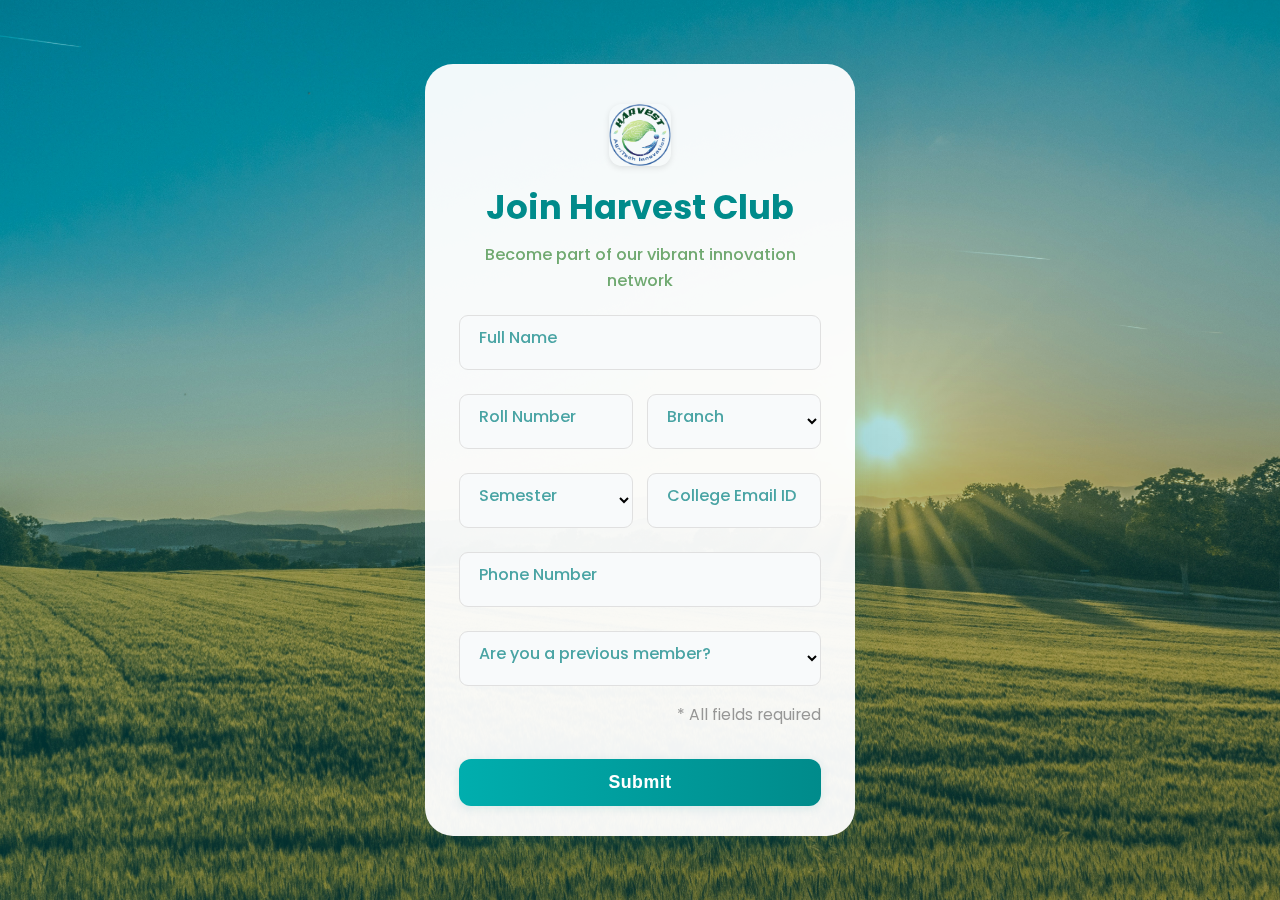
<file: pages/membership.html>
<!DOCTYPE html>
<html lang="en">
<head>
  <meta charset="UTF-8"/>
  <meta name="viewport" content="width=device-width, initial-scale=1.0"/>
  <title>Harvest Club Membership</title>
  <link rel="stylesheet" href="../assets/css/style.css"/>
  <link href="https://fonts.googleapis.com/css2?family=Poppins:wght@400;600&display=swap" rel="stylesheet">
  <style>
    body {
      min-height: 100vh;
      background: linear-gradient(135deg,#00AEAE 0%,#008B8B 100%);
      font-family: 'Poppins',sans-serif;
      display: flex;
      align-items: center;
      justify-content: center;
    }
    .membership-card {
      background: rgba(255,255,255,0.95);
      max-width: 430px;
      width: 96vw;
      border-radius: 28px;
      box-shadow: 0 8px 38px rgba(0,139,139,0.10);
      padding: 40px 34px 30px 34px;
      margin: 48px auto;
      animation: fadeInUp 1s cubic-bezier(.62,.28,.23,.99);
      position: relative;
    }
    .membership-header {
      text-align: center;
      margin-bottom: 18px;
    }
    .membership-header img {
      width: 62px;
      margin-bottom: 7px;
      border-radius: 13px;
    }
    .membership-header h1 {
      font-size: 2.1rem;
      color: #008B8B;
      font-weight: 700;
      margin-bottom: 8px;
    }
    .membership-header .subtitle {
      color: #595;
      opacity: 0.83;
      font-size: 1.02rem;
      font-weight: 500;
    }
    .membership-form {
      display: flex;
      flex-direction: column;
      gap: 18px;
      margin-top: 12px;
    }
    .form-group {
      position: relative;
      margin-bottom: 4px;
    }
    .form-group label {
      position: absolute;
      top: 12px;
      left: 16px;
      color: #008080b4;
      background: transparent;
      font-size: 1rem;
      font-weight: 500;
      pointer-events: none;
      transition: 0.25s;
      padding: 0 4px;
    }
    .form-group input,
    .form-group select {
      width: 100%;
      padding: 14px 14px 14px 16px;
      font-size: 1rem;
      border-radius: 9px;
      border: 1.5px solid #e0e0e0;
      background: #f8fafb;
      transition: border-color 0.26s, background 0.22s;
      outline: none;
      margin-top: 2px;
      font-family: 'Poppins',sans-serif;
    }
    .form-group input:focus,
    .form-group select:focus {
      border-color: #008B8B;
      background: #fff;
    }
    .form-group input:focus + label,
    .form-group input:not(:placeholder-shown) + label,
    .form-group select:focus + label,
    .form-group select:valid + label {
      top: -12px;
      left: 10px;
      background: rgba(255,255,255,0.9);
      font-size: 0.92rem;
      color: #008B8B;
      padding: 0 3px;
    }
    .form-row {
      display: flex;
      gap: 14px;
    }
    .form-row > .form-group {
      flex: 1 1 50%;
    }
    .membership-btn {
      margin-top: 10px;
      padding: 13px 0;
      width: 100%;
      background: linear-gradient(90deg,#00AEAE,#008B8B);
      color: #fff;
      border: none;
      border-radius: 12px;
      font-size: 1.11rem;
      font-weight: 600;
      cursor: pointer;
      letter-spacing: 0.5px;
      box-shadow: 0 2px 10px rgba(0,139,139,0.12);
      transition: background 0.26s, transform 0.16s;
      animation: bounceIn 0.85s 0.3s backwards;
    }
    .membership-btn:hover {
      background: linear-gradient(90deg,#008B8B,#00AEAE);
      transform: translateY(-2px) scale(1.025);
      box-shadow: 0 4px 16px rgba(0,139,139,0.15);
    }
    .form-note {
      color: #666a;
      font-size: 0.98rem;
      margin-top: -6px;
      margin-bottom: 4px;
      text-align: right;
    }
    @keyframes fadeInUp {
      from {opacity:0; transform:translateY(60px);}
      to {opacity:1; transform:translateY(0);}
    }
    @keyframes bounceIn {
      0%{opacity:0; transform:scale(0.95);}
      60%{opacity:1; transform:scale(1.06);}
      100%{opacity:1; transform:scale(1);}
    }
    @media (max-width:530px) {
      .membership-card { padding: 22px 2vw 13px 2vw; }
      .membership-header img { width: 39px; }
      .membership-header h1 { font-size: 1.1rem; }
    }
  </style>
</head>
<body>
  <div class="membership-card">
    <div class="membership-header">
      <img src="../assets/images/harvest logo pn.png" alt="Harvest Logo"/>
      <h1>Join Harvest Club</h1>
      <div class="subtitle">Become part of our vibrant innovation network</div>
    </div>
    <form
      class="membership-form"
      id="membershipForm"
      autocomplete="on"
      action="https://formspree.io/f/mdkzpjqd"
      method="POST"
    >
      <div class="form-group">
        <input type="text" id="fullname" name="Full Name" required placeholder=" " autocomplete="name"/>
        <label for="fullname">Full Name</label>
      </div>
      <div class="form-row">
        <div class="form-group">
          <input type="text" id="rollnum" name="Roll Number" required placeholder=" "/>
          <label for="rollnum">Roll Number</label>
        </div>
        <div class="form-group">
          <select id="branch" name="Branch" required autocomplete="organization">
            <option value="" disabled selected hidden></option>
            <option value="CAI">CAI</option>
            <option value="CSE">CSE</option>
            <option value="ISE">ISE</option>
            <option value="ECE">ECE</option>
            <option value="EEE">EEE</option>
          </select>
          <label for="branch">Branch</label>
        </div>
      </div>
      <div class="form-row">
        <div class="form-group">
          <select id="semester" name="Semester" required>
            <option value="" disabled selected hidden></option>
            <option>1st</option>
            <option>2nd</option>
            <option>3rd</option>
            <option>4th</option>
            <option>5th</option>
            <option>6th</option>
            <option>7th</option>
            <option>8th</option>
          </select>
          <label for="semester">Semester</label>
        </div>
        <div class="form-group">
          <input type="email" id="email" name="College Email ID" required placeholder=" " autocomplete="email"/>
          <label for="email">College Email ID</label>
        </div>
      </div>
      <div class="form-group">
        <input type="tel" id="phone" name="Phone Number" required placeholder=" " minlength="10" maxlength="15" pattern="[0-9]{10,15}" autocomplete="tel"/>
        <label for="phone">Phone Number</label>
      </div>
      <div class="form-group">
        <select id="previousMember" name="Previous Member" required>
          <option value="" disabled selected hidden></option>
          <option value="Yes">Yes</option>
          <option value="No">No</option>
        </select>
        <label for="previousMember">Are you a previous member?</label>
      </div>
      <div class="form-note">* All fields required</div>
      <button class="membership-btn" type="submit">Submit</button>
    </form>
  </div>
</body>
</html>
</file>
<file: assets/css/style.css>
/* Global Styles */
@import url('https://fonts.googleapis.com/css2?family=Poppins:wght@300;400;500;600;700&display=swap');

:root {
    --primary-color: #008B8B;
    --primary-dark: #007171;
    --primary-light: #00AEAE;
    --teal: #008080;
    --white: #ffffff;
    --light-gray: #f8f8f8;
    --medium-gray: #e0e0e0;
    --dark-gray: #343a40;
    --text-color: #333333;
    --transition: all 0.3s ease;
    --shadow: 0 4px 12px rgba(0, 139, 139, 0.15);
    --border-radius: 8px;
}

* {
    margin: 0;
    padding: 0;
    box-sizing: border-box;
}

body {
    position: relative;
    font-family: 'Poppins', sans-serif;
    font-size: 16px;
    line-height: 1.6;
    color: var(--text-color);
    overflow-x: hidden;
    background-color: var(--white);
}

/* Create a semi-transparent background image layer */
body::before {
    content: "";
    position: fixed;
    top: 0;
    left: 0;
    width: 100%;
    height: 100%;
    background: url('../images/Nature_123.jpg') center / cover no-repeat;
    opacity: 0.7;
    z-index: -1;
    pointer-events: none;
}

a {
    text-decoration: none;
    color: inherit;
    transition: var(--transition);
}

ul {
    list-style: none;
}

img {
    max-width: 100%;
    height: auto;
}

img[alt="Harvest Logo"] {
    border-radius: 8px;
    box-shadow: 0 2px 6px rgba(0, 0, 0, 0.1);
}

.container {
    width: 100%;
    max-width: 1200px;
    margin: 0 auto;
    padding: 0 20px;
}

.section-title {
    font-size: 2.5rem;
    font-weight: 600;
    text-align: center;
    margin-bottom: 40px;
    color: var(--primary-color);
    position: relative;
}

.section-title::after {
    content: "";
    position: absolute;
    bottom: -10px;
    left: 50%;
    transform: translateX(-50%);
    width: 80px;
    height: 4px;
    background-color: var(--primary-color);
    border-radius: 2px;
}

/* Button Styles */
.btn {
    display: inline-block;
    padding: 12px 28px;
    font-size: 1rem;
    font-weight: 500;
    border-radius: var(--border-radius);
    cursor: pointer;
    transition: var(--transition);
    text-align: center;
}

.btn-teal {
    background-color: var(--teal);
    color: var(--white);
    font-weight: 500;
    border-radius: 8px;
    padding: 0.6rem 1.2rem;
    transition: background-color 0.3s;
    border: none;
}

.btn-teal:hover,
.btn-teal:focus {
    background-color: #006666;
    color: var(--white);
}

.btn-primary {
    background-color: var(--primary-color);
    color: var(--white);
    border: 2px solid var(--primary-color);
}

.btn-primary:hover {
    background-color: var(--primary-dark);
    border-color: var(--primary-dark);
    transform: translateY(-3px);
    box-shadow: var(--shadow);
}

.btn-secondary {
    background-color: transparent;
    color: var(--primary-color);
    border: 2px solid var(--primary-color);
}

.btn-secondary:hover {
    background-color: var(--primary-color);
    color: var(--white);
    transform: translateY(-3px);
    box-shadow: var(--shadow);
}

.btn-outline {
    background-color: transparent;
    color: var(--primary-color);
    border: 2px solid var(--primary-color);
    font-weight: 500;
}

.btn-outline:hover {
    background-color: var(--primary-color);
    color: var(--white);
    transform: translateY(-3px);
}

.btn-small {
    padding: 8px 16px;
    font-size: 0.875rem;
}

.btn-outline-primary {
    border-radius: 30px;
    padding: 6px 18px;
    border-color: var(--primary-color);
    color: var(--primary-color);
}

.btn-outline-primary:hover {
    background-color: var(--primary-color);
    color: var(--white);
}

/* Header Styles */
.header {
    position: fixed;
    top: 0;
    left: 0;
    width: 100%;
    background-color: var(--white);
    box-shadow: 0 2px 10px rgba(0, 0, 0, 0.1);
    z-index: 1000;
    transition: var(--transition);
}

.header .container {
    display: flex;
    justify-content: space-between;
    align-items: center;
    height: 90px;
}

.navbar {
    display: flex;
    align-items: center;
    justify-content: space-between;
    padding: 0 1rem;
    height: 80px;
    background-color: #222;
    margin-top: 10px;
    width: 50%;
    z-index: 1000;
}

.nav-logo img {
    display: block;
    width: 50px;
    height: auto;
}

.harvest-tagline {
    white-space: nowrap;
    font-size: 1rem;
    font-weight: 400;
    font-family: 'Poppins', sans-serif;
    color: #ffffff;
}

.harvest-tagline b {
    color: var(--primary-color);
    font-weight: 700;
}

.logo a {
    font-size: 1.8rem;
    font-weight: 700;
    color: var(--primary-color);
    letter-spacing: 1px;
}

.nav {
    display: flex;
    align-items: center;
}

.nav-list {
    display: flex;
    gap: 30px;
}

.nav-list a {
    font-weight: 500;
    position: relative;
}

.nav-list a::after {
    content: "";
    position: absolute;
    bottom: -5px;
    left: 0;
    width: 0;
    height: 2px;
    background-color: var(--primary-color);
    transition: var(--transition);
}

.nav-list a:hover::after,
.nav-list a.active::after {
    width: 100%;
}

.hamburger {
    display: none;
    flex-direction: column;
    justify-content: space-between;
    width: 30px;
    height: 21px;
    cursor: pointer;
}

.hamburger span {
    display: block;
    width: 100%;
    height: 3px;
    background-color: var(--primary-color);
    border-radius: 3px;
    transition: var(--transition);
}

/* Typewriter Animation for Harvest Club only */
h1 span {
    display: inline-block;
    overflow: hidden;
    vertical-align: bottom;
    width: 0;
    white-space: nowrap;
    color: #dee7df;
    animation: typing 2s steps(15, end) forwards, blink-caret 0.75s step-end infinite;
    animation-delay: 0.5s;
    border-right: 0.15em solid #eaebea;
}

/* The typing effect */
@keyframes typing {
    to { width: 100%; }
}

/* The cursor blink effect */
@keyframes blink-caret {
    from, to { border-color: transparent }
    50% { border-color: #4CAF50; }
}

/* Hero Section */
.hero {
    height: 100vh;
    background: linear-gradient(rgba(0, 0, 0, 0.5), rgba(0, 0, 0, 0.5)), url('../assets/images/hero-bg.jpg');
    background-size: cover;
    background-position: center;
    color: var(--white);
    display: flex;
    align-items: center;
    position: relative;
}

.hero-content {
    max-width: 700px;
    margin: 0 auto;
    text-align: center;
    padding-top: 80px;
}

.hero-content h1 {
    font-size: 3.5rem;
    font-weight: 700;
    margin-bottom: 20px;
    line-height: 1.2;
}

.hero-content h1 span {
    color: var(--primary-light);
}

.hero-content p {
    font-size: 1.2rem;
    margin-bottom: 30px;
}

.hero-buttons {
    display: flex;
    justify-content: center;
    gap: 20px;
    margin-top: 30px;
}

/* Card Styles */
.card {
    border-radius: var(--border-radius);
    overflow: hidden;
    background-color: var(--white);
    transition: transform 0.3s ease;
}

.card:hover {
    transform: scale(1.03);
    box-shadow: 0 4px 10px rgba(0, 139, 139, 0.2);
}

.card img {
    height: 200px;
    object-fit: cover;
    width: 100%;
}

.card-text {
    color: var(--primary-color);
    font-weight: 500;
    text-align: center;
    margin: 10px 0 0;
}

.back-button {
    color: var(--primary-color);
    font-weight: 500;
    cursor: pointer;
    margin-bottom: 1rem;
}

.gallery-title {
    color: var(--primary-color);
    font-weight: bold;
    text-align: center;
    margin: 2rem 0 1rem;
}

.section-title,
.card-title {
    color: var(--primary-color);
}

.section-title {
    font-weight: 600;
}

.card-title {
    font-weight: 600;
    font-size: 1.1rem;
    min-height: 50px;
}

.card-img-top {
    height: 220px;
    object-fit: cover;
    border-radius: 12px;
}

.detail-section {
    background-color: var(--primary-color);
    color: var(--white);
    padding: 2rem;
    border-radius: 12px;
    margin-top: 2rem;
    margin-bottom: 2rem;
}

.detail-section h4 {
    color: var(--white);
    font-weight: bold;
}

.detail-section img,
.detail-section iframe {
    width: 100%;
    border-radius: 12px;
    margin-top: 1rem;
}

form.card {
    border: none;
    border-radius: 12px;
    background-color: var(--light-gray);
}

input.form-control,
select.form-select,
textarea.form-control {
    border-radius: 8px;
    transition: border-color 0.2s ease-in-out, box-shadow 0.2s;
}

input.form-control:focus,
select.form-select:focus,
textarea.form-control:focus {
    border-color: var(--teal);
    box-shadow: 0 0 0 0.15rem rgba(0, 128, 128, 0.25);
}

/* Events Preview Section */

.events-preview {
    padding: 100px 0;
    background-color: var(--light-gray);
}

.events-grid {
    display: grid;
    grid-template-columns: repeat(auto-fill, minmax(300px, 1fr));
    gap: 30px;
}

.event-card {
    border-radius: var(--border-radius);
    overflow: hidden;
    box-shadow: var(--shadow);
    transition: var(--transition);
    display: flex;
}

.event-card:hover {
    transform: translateY(-10px);
    box-shadow: 0 10px 20px rgba(0, 139, 139, 0.2);
}

.event-date {
    background-color: var(--primary-color);
    color: var(--white);
    padding: 15px;
    text-align: center;
    min-width: 90px;
    display: flex;
    flex-direction: column;
    justify-content: center;
}

.event-date .day {
    font-size: 1.8rem;
    font-weight: 700;
    line-height: 1;
}

.event-date .month {
    font-size: 1rem;
    text-transform: uppercase;
}

.event-details {
    padding: 20px;
    flex-grow: 1;
}

.event-details h3 {
    margin-bottom: 10px;
    font-size: 1.2rem;
}

.event-location,
.event-time {
    font-size: 0.9rem;
    margin-bottom: 5px;
    color: var(--dark-gray);
}

.event-details i {
    margin-right: 5px;
    color: var(--primary-color);
}

.event-details .btn {
    margin-top: 15px;
}

.view-all {
    text-align: center;
    margin-top: 40px;
}

/* Highlights Section */
.highlights {
    padding: 100px 0;
}

.highlights-grid {
    display: grid;
    grid-template-columns: repeat(auto-fill, minmax(250px, 1fr));
    gap: 30px;
}

.highlight-card {
    text-align: center;
    padding: 30px;
    border-radius: var(--border-radius);
    box-shadow: var(--shadow);
    transition: var(--transition);
}

.highlight-card:hover {
    transform: translateY(-10px);
    box-shadow: 0 10px 20px rgba(0, 139, 139, 0.2);
}

.highlight-card .icon {
    background-color: var(--primary-color);
    width: 70px;
    height: 70px;
    border-radius: 50%;
    display: flex;
    align-items: center;
    justify-content: center;
    margin: 0 auto 20px;
    transition: var(--transition);
}

.highlight-card:hover .icon {
    transform: scale(1.1);
}

.highlight-card .icon i {
    font-size: 1.8rem;
    color: var(--white);
}

.highlight-card h3 {
    margin-bottom: 15px;
    font-size: 1.3rem;
}



/* Newsletter Section */
.newsletter {
    padding: 80px 0;
    background-color: var(--primary-color);
    color: var(--white);
}

.newsletter-content {
    max-width: 600px;
    margin: 0 auto;
    text-align: center;
}

.newsletter-content h2 {
    font-size: 2rem;
    margin-bottom: 15px;
}

.newsletter-content p {
    margin-bottom: 30px;
}

.newsletter-form {
    display: flex;
    justify-content: center;
    gap: 10px;
    max-width: 500px;
    margin: 0 auto;
}

.newsletter-form input {
    width: 100%;
    padding: 12px 20px;
    border: none;
    border-radius: var(--border-radius);
    font-size: 1rem;
}

.newsletter-form .btn {
    background-color: var(--white);
    color: var(--primary-color);
    border: none;
}

.newsletter-form .btn:hover {
    background-color: var(--light-gray);
    transform: translateY(-3px);
}

/* Footer */
.footer {
    background-color: var(--dark-gray);
    color: var(--white);
    padding-top: 70px;
}

.footer-content {
    display: grid;
    grid-template-columns: repeat(auto-fit, minmax(200px, 1fr));
    gap: 40px;
    margin-bottom: 40px;
}

.footer-logo h3 {
    color: var(--primary-light);
    font-size: 1.5rem;
    margin-bottom: 15px;
}

.footer h4 {
    font-size: 1.2rem;
    margin-bottom: 20px;
    position: relative;
}

.footer h4::after {
    content: "";
    position: absolute;
    bottom: -8px;
    left: 0;
    width: 40px;
    height: 3px;
    background-color: var(--primary-color);
}

.footer-links ul {
    display: flex;
    flex-direction: column;
    gap: 10px;
}

.footer-links a:hover {
    color: var(--primary-light);
    padding-left: 5px;
}

.footer-contact p {
    margin-bottom: 10px;
}

.footer-contact i {
    margin-right: 10px;
    color: var(--primary-light);
}

.social-icons {
    display: flex;
    gap: 15px;
}

.social-icons a {
    display: flex;
    align-items: center;
    justify-content: center;
    width: 40px;
    height: 40px;
    background-color: rgba(255, 255, 255, 0.1);
    border-radius: 50%;
    transition: var(--transition);
}

.social-icons a:hover {
    background-color: var(--primary-color);
    transform: translateY(-5px);
}

.footer-bottom {
    text-align: center;
    padding: 20px 0;
    border-top: 1px solid rgba(255, 255, 255, 0.1);
    font-size: 0.9rem;
}

/* Utility Classes */
.text-teal {
    color: var(--teal) !important;
}

.hidden {
    display: none;
}

/* Responsive Design */
@media (max-width: 992px) {
    .section-title {
        font-size: 2rem;
    }
    
    .hero-content h1 {
        font-size: 2.8rem;
    }
}

@media (max-width: 768px) {
    .header .container {
        height: 70px;
    }
    
    .nav-list {
        position: fixed;
        top: 70px;
        left: -100%;
        width: 80%;
        height: calc(100vh - 70px);
        background-color: var(--white);
        flex-direction: column;
        gap: 0;
        padding: 20px;
        box-shadow: 2px 0 10px rgba(0, 0, 0, 0.1);
        transition: var(--transition);
        z-index: 1000;
    }
    
    .nav-list.active {
        left: 0;
    }
    
    .nav-list li {
        width: 100%;
    }
    
    .nav-list a {
        display: block;
        padding: 15px 0;
        font-size: 1.1rem;
    }
    
    .hamburger {
        display: flex;
    }
    
    .hamburger.active span:nth-child(1) {
        transform: translateY(9px) rotate(45deg);
    }
    
    .hamburger.active span:nth-child(2) {
        opacity: 0;
    }
    
    .hamburger.active span:nth-child(3) {
        transform: translateY(-9px) rotate(-45deg);
    }
    
    .hero-content h1 {
        font-size: 2.5rem;
    }
    
    .hero-content p {
        font-size: 1.1rem;
    }
    
    .hero-buttons {
        flex-direction: column;
        gap: 15px;
    }
    
    .blog-grid {
        grid-template-columns: 1fr;
    }
    
    .newsletter-form {
        flex-direction: column;
    }
}

@media (max-width: 576px) {
    .container {
        padding: 0 15px;
    }
    
    .section-title {
        font-size: 1.8rem;
    }
    
    .hero-content h1 {
        font-size: 2rem;
    }
    
    .events-grid,
    .highlights-grid {
        grid-template-columns: 1fr;
    }
    
    .footer-content {
        grid-template-columns: 1fr;
        gap: 30px;
    }
    
    .form-label {
        font-size: 0.9rem;
    }
    
    h4 {
        font-size: 1.3rem;
    }
}

/* Animation Keyframes */
@keyframes fadeIn {
    from {
        opacity: 0;
    }
    to {
        opacity: 1;
    }
}

@keyframes slideInUp {
    from {
        transform: translateY(30px);
        opacity: 0;
    }
    to {
        transform: translateY(0);
        opacity: 1;
    }
}

/* Scroll Animation */
.scroll-animation {
    opacity: 0;
    transform: translateY(30px);
    transition: opacity 0.6s ease, transform 0.6s ease;
}

.scroll-animation.active {
    opacity: 1;
    transform: translateY(0);
}
</file>
